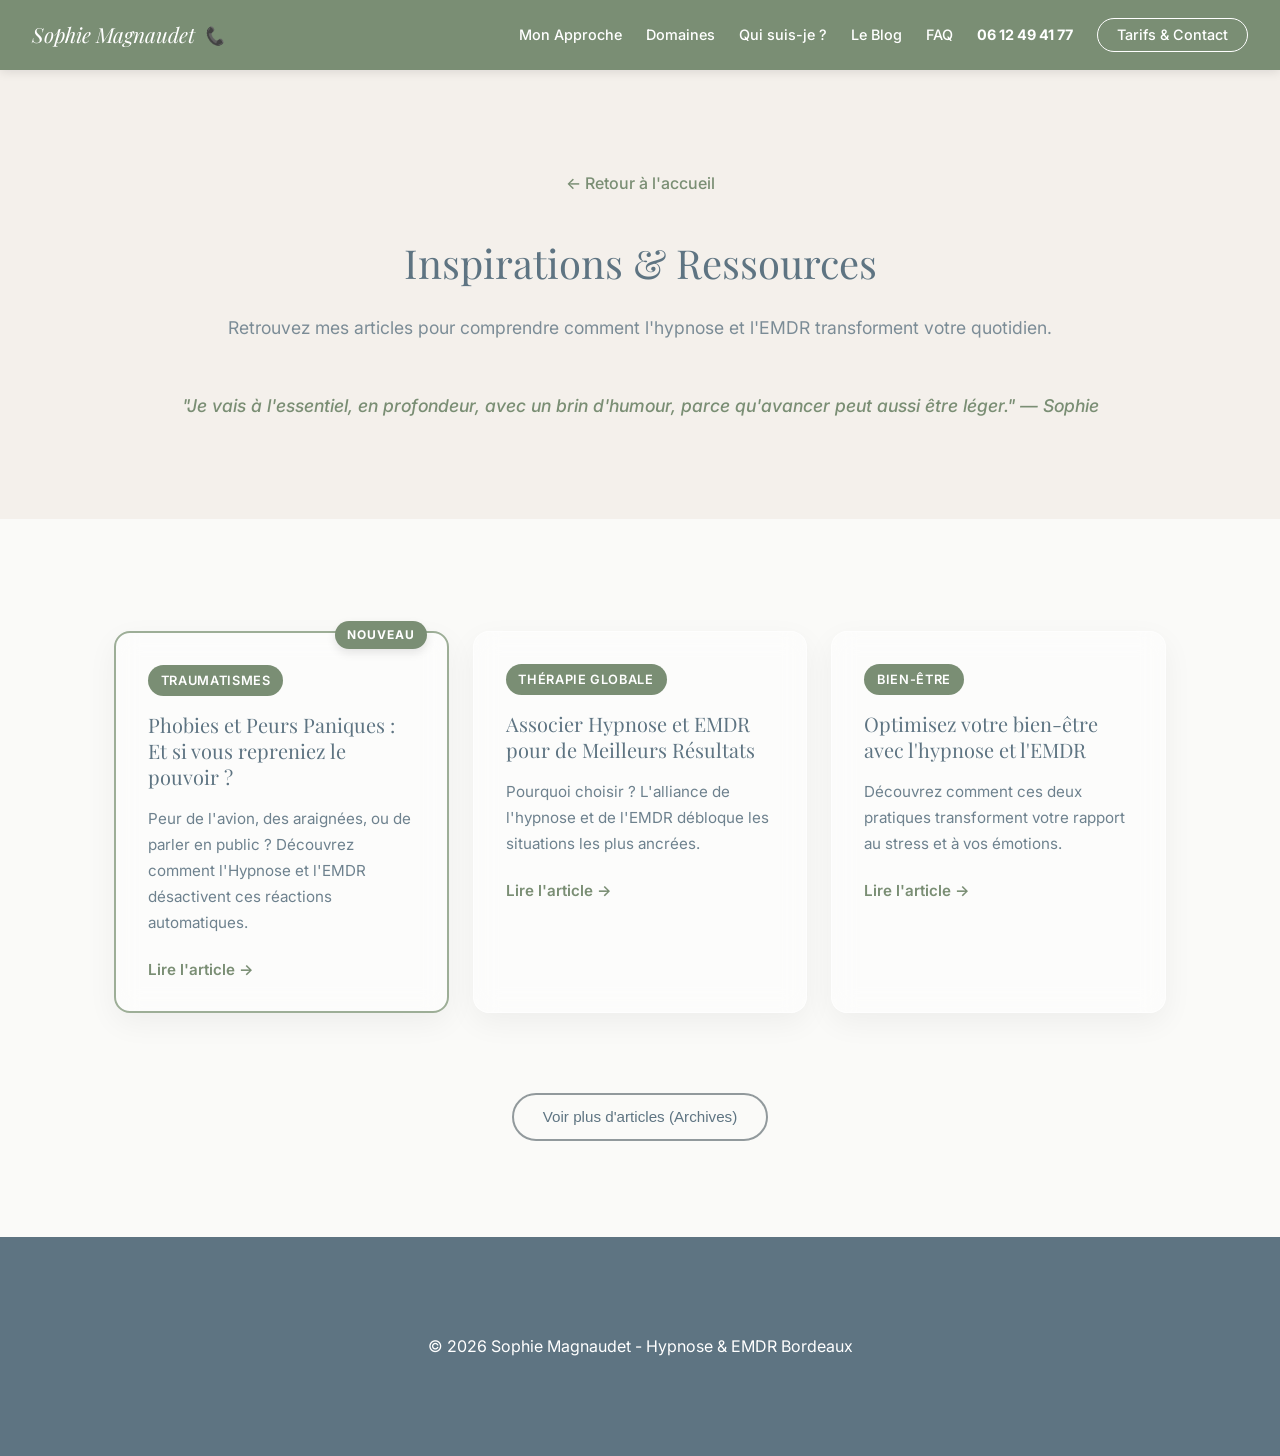
<file: blog.html>
<!DOCTYPE html>
<html lang="fr" prefix="og: https://ogp.me/ns#">
<head>
    <meta charset="UTF-8">
    <meta name="viewport" content="width=device-width, initial-scale=1.0">

    <!-- ✅ SEO : Robots -->
    <meta name="robots" content="index, follow">

    <!-- ✅ SEO : Title & Meta Description -->
    <title>Blog Inspirations & Ressources | Sophie Magnaudet — Hypnose & EMDR Bordeaux</title>
    <meta name="description" content="Découvrez tous les articles de Sophie Magnaudet sur l'hypnose, l'EMDR et le bien-être à Bordeaux. Ressources pour surmonter le stress, les traumatismes et les blocages.">
    
    <link rel="canonical" href="https://www.hypnose-emdr-bordeaux.com/blog.html">

    <!-- Polices Google -->
    <link rel="preconnect" href="https://fonts.googleapis.com">
    <link rel="preconnect" href="https://fonts.gstatic.com" crossorigin>
    <link href="https://fonts.googleapis.com/css2?family=Inter:wght@400;500&family=Playfair+Display:ital,wght@0,400;0,600;1,400&display=swap" rel="stylesheet">

    <link rel="stylesheet" href="./styles.css">
    <style>
        .blog-header {
            padding: 100px 0 50px;
            background-color: var(--color-background);
            text-align: center;
        }
        .back-home {
            margin-bottom: 2rem;
            display: inline-block;
            color: var(--color-primary-dark);
            text-decoration: none;
            font-weight: 500;
        }
        .back-home:hover {
            text-decoration: underline;
        }
    </style>
</head>
<body>

    <!-- NAVIGATION -->
    <nav class="navbar" role="navigation" aria-label="Navigation principale">
        <div class="nav-brand">
            <a href="index.html" style="color: white; text-decoration: none;">Sophie Magnaudet</a>
            <a href="tel:0612494177" class="nav-mobile-tel" aria-label="Appeler">📞</a>
        </div>
        <a href="index.html#tarifs" class="nav-mobile-contact">Contact</a>
        <button class="hamburger" id="hamburger-btn" aria-label="Ouvrir le menu" aria-expanded="false">
            <span></span><span></span><span></span>
        </button>
        <ul class="nav-links" id="nav-menu">
            <li><a href="index.html#approche">Mon Approche</a></li>
            <li><a href="index.html#domaines">Domaines</a></li>
            <li><a href="index.html#qui-suis-je">Qui suis-je ?</a></li>
            <li><a href="#blog">Le Blog</a></li>
            <li><a href="index.html#faq">FAQ</a></li>
            <li><a href="tel:0612494177" class="nav-tel">06 12 49 41 77</a></li>
            <li><a href="index.html#tarifs" class="nav-btn">Tarifs & Contact</a></li>
        </ul>
    </nav>

    <header class="blog-header">
        <div class="container">
            <a href="index.html" class="back-home">← Retour à l'accueil</a>
            <h1 class="section-title">Inspirations & Ressources</h1>
            <p class="section-subtitle">Retrouvez mes articles pour comprendre comment l'hypnose et l'EMDR transforment votre quotidien.</p>
            <div class="text-center" style="margin-bottom: 3rem;">
                <p class="glass-author" style="font-size: 1.1rem; font-style: italic;">"Je vais à l'essentiel, en profondeur, avec un brin d'humour, parce qu'avancer peut aussi être léger." — Sophie</p>
            </div>
        </div>
    </header>

    <!-- SECTION BLOG COMPLÈTE -->
    <section id="blog" class="section bg-light">
        <div class="container">
            <div class="blog-grid" id                <!-- Article 6 (Nouveau: Phobies) -->
                <article class="blog-card glass-card is-new">
                    <div class="new-badge">Nouveau</div>
                    <span class="blog-tag" style="background-color: var(--color-primary-dark);">Traumatismes</span>
                    <h3>Phobies et Peurs Paniques : Et si vous repreniez le pouvoir ?</h3>
                    <p>Peur de l'avion, des araignées, ou de parler en public ? Découvrez comment l'Hypnose et l'EMDR désactivent ces réactions automatiques.</p>
                    <div class="inline-article" id="art-6" style="display:none">
                        <div class="inline-article-body">
                            <p>Une phobie, c'est comme une alarme incendie qui se déclenche alors qu'il n'y a pas de feu. Votre cerveau "beugue" et envoie un signal de survie face à une situation qui n'est pas réellement dangereuse.</p>
                            <h4>Pourquoi ça ne part pas tout seul ?</h4>
                            <p>Parce que la phobie est logée dans votre cerveau émotionnel (limbique). Vous avez beau vous dire rationnellement que "l'avion est le moyen de transport le plus sûr", votre corps, lui, hurle le contraire.</p>
                            <h4>L'Hypnose et l'EMDR : Le duo gagnant</h4>
                            <p><strong>1. L'EMDR pour désensibiliser le souvenir source</strong><br>Souvent, une phobie est liée à un évènement passé mal "digéré". L'EMDR permet de retraiter cette information pour que le cerveau comprenne que le danger est terminé.</p>
                            <p><strong>2. L'Hypnose pour reprogrammer la réaction</strong><br>En état d'hypnose, nous apprenons à votre inconscient à rester calme et en sécurité dans les situations qui posaient problème.</p>
                            <p>Changer est possible, et souvent bien plus rapide qu'on ne l'imagine.</p>
                        </div>
                        <button class="read-more-btn" onclick="toggleInline('art-6', this)">Refermer ↑</button>
                    </div>
                    <button onclick="toggleInline('art-6', this)" class="read-more-btn">Lire l'article →</button>
                </article>

                <!-- Article 3 (Associer Hypnose/EMDR) -->
                <article class="blog-card glass-card">
                    <span class="blog-tag" style="background-color: var(--color-primary-dark);">Thérapie Globale</span>
                    <h3>Associer Hypnose et EMDR pour de Meilleurs Résultats</h3>
                    <p>Pourquoi choisir ? L'alliance de l'hypnose et de l'EMDR débloque les situations les plus ancrées.</p>
                    <div class="inline-article" id="art-3" style="display:none">
                        <div class="inline-article-body">
                            <p>L'hypnose prépare l'esprit, installe la sécurité et l'EMDR traite le traumatisme ou le blocage en profondeur. C'est un combo puissant pour un changement durable.</p>
                        </div>
                        <button class="read-more-btn" onclick="toggleInline('art-3', this)">Refermer ↑</button>
                    </div>
                    <button onclick="toggleInline('art-3', this)" class="read-more-btn">Lire l'article →</button>
                </article>

                <!-- Article 4 (Bien-être) -->
                <article class="blog-card glass-card">
                    <span class="blog-tag" style="background-color: var(--color-primary-dark);">Bien-être</span>
                    <h3>Optimisez votre bien-être avec l'hypnose et l'EMDR</h3>
                    <p>Découvrez comment ces deux pratiques transforment votre rapport au stress et à vos émotions.</p>
                    <div class="inline-article" id="art-4" style="display:none">
                        <div class="inline-article-body">
                            <p>Réduction du stress, sommeil amélioré, confiance en soi... l'accompagnement par l'hypnose et l'EMDR offre des bénéfices concrets dès les premières séances.</p>
                        </div>
                        <button class="read-more-btn" onclick="toggleInline('art-4', this)">Refermer ↑</button>
                    </div>
                    <button onclick="toggleInline('art-4', this)" class="read-more-btn">Lire l'article →</button>
                </article>

            </div>

            <!-- SECTION ARCHIVES -->
            <div class="archive-section text-center" style="margin-top: 4rem;">
                <button id="toggle-archive-btn" class="btn btn-outline">Voir plus d'articles (Archives)</button>
                
                <div id="archives-container" style="display: none; margin-top: 3rem;">
                    <div class="blog-grid">
                        <!-- Article 5 (Grignotage) -->
                        <article class="blog-card glass-card">
                            <span class="blog-tag" style="background-color: var(--color-primary-dark);">Comportements</span>
                            <h3>Grignotage : Et si cet été, vous lâchiez enfin vos automatismes ?</h3>
                            <p>Le soleil pointe son nez à Bordeaux... Et si on traitait la source de l'envie plutôt que le contenu de l'assiette ?</p>
                            <div class="inline-article" id="art-5" style="display:none">
                                <div class="inline-article-body">
                                    <p>Le grignotage, c’est souvent un « doudou » émotionnel. On se tourne vers le sucre or le gras parce qu’ils agissent comme un réconfort immédiat.</p>
                                    <p>L'EMDR et l'Hypnose permettent de « dé-cliquer » ce mécanisme en retravaillant le besoin à la source.</p>
                                    <h4>3 astuces pour commencer :</h4>
                                    <ul>
                                        <li><strong>La pause de 5 minutes :</strong> Attendez que l'orage passe.</li>
                                        <li><strong>Identifiez le besoin :</strong> Faim or émotion ?</li>
                                        <li><strong>Changez d'air :</strong> Rompez le rituel !</li>
                                    </ul>
                                </div>
                                <button class="read-more-btn" onclick="toggleInline('art-5', this)">Refermer ↑</button>
                            </div>
                            <button onclick="toggleInline('art-5', this)" class="read-more-btn">Lire l'article →</button>
                        </article>

                        <!-- Article 2 -->
                        <article class="blog-card glass-card">
                            <span class="blog-tag" style="background-color: var(--color-primary-dark);">Traumatismes</span>
                            <h3>Thérapie brève EMDR à Bordeaux : Une solution rapide</h3>
                            <p>L'EMDR est une technique efficace pour cibler et désactiver les charges émotionnelles lourdes.</p>
                            <div class="inline-article" id="art-2" style="display:none">
                                <div class="inline-article-body">
                                    <p>L'EMDR utilise la stimulation bilatérale du cerveau pour traiter les traumatismes passés qui impactent votre présent.</p>
                                </div>
                                <button class="read-more-btn" onclick="toggleInline('art-2', this)">Refermer ↑</button>
                            </div>
                            <button onclick="toggleInline('art-2', this)" class="read-more-btn">Lire l'article →</button>
                        </article>

                        <!-- Article 1 -->
                        <article class="blog-card glass-card">
                            <span class="blog-tag" style="background-color: var(--color-primary-dark);">Maternité</span>
                            <h3>Découvrez l'Hypno-naissance pour un Accouchement Serein</h3>
                            <p>L'hypno-naissance est une méthode douce qui permet à la future maman de gérer la douleur et d'accueillir son bébé dans la confiance.</p>
                            <div class="inline-article" id="art-1" style="display:none">
                                <div class="inline-article-body">
                                    <p>Il s'agit d'un état de relaxation profonde où le corps et l'esprit sont apaisés pour vivre une naissance sereine.</p>
                                </div>
                                <button class="read-more-btn" onclick="toggleInline('art-1', this)">Refermer ↑</button>
                            </div>
                            <button onclick="toggleInline('art-1', this)" class="read-more-btn">Lire l'article →</button>
                        </article>
                    </div>
                </div>
            </div>
        </div>
    </section>

    <footer class="section footer-section">
        <div class="container text-center">
            <p>© 2026 Sophie Magnaudet - Hypnose & EMDR Bordeaux</p>
        </div>
    </footer>

    <script>
        // Menu Hamburger
        const hamburgerBtn = document.getElementById('hamburger-btn');
        const navMenu = document.getElementById('nav-menu');
        hamburgerBtn.addEventListener('click', () => {
            const expanded = hamburgerBtn.getAttribute('aria-expanded') === 'true';
            hamburgerBtn.setAttribute('aria-expanded', !expanded);
            navMenu.classList.toggle('active');
        });

        // Toggle Archives
        const toggleArchiveBtn = document.getElementById('toggle-archive-btn');
        const archivesContainer = document.getElementById('archives-container');
        if (toggleArchiveBtn) {
            toggleArchiveBtn.addEventListener('click', () => {
                if (archivesContainer.style.display === 'none') {
                    archivesContainer.style.display = 'block';
                    toggleArchiveBtn.innerText = 'Masquer les archives ↑';
                } else {
                    archivesContainer.style.display = 'none';
                    toggleArchiveBtn.innerText = 'Voir plus d\'articles (Archives)';
                }
            });
        }

        // Toggle articles
        function toggleInline(id, btn) {
            const art = document.getElementById(id);
            if (art.style.display === 'none' || art.style.display === '') {
                art.style.display = 'block';
                btn.innerText = 'Refermer ↑';
            } else {
                art.style.display = 'none';
                btn.innerText = 'Lire l\'article →';
                // Scroll back to card if needed
                btn.closest('.blog-card').scrollIntoView({ behavior: 'smooth', block: 'start' });
            }
        }
    </script>
</body>
</html>
</file>
<file: styles.css>
/* =========================================
   Design System â€” Hypnose & EMDR Bordeaux
   Sophie Magnaudet | Premium & ThÃ©rapeutique
   ========================================= */
:root {
    --color-primary: #9DAE97;
    --color-primary-dark: #7A8E74;
    --color-background: #F4F0EB;
    --color-bg-light: #FAFAF8;
    --color-text: #5E7482;
    --color-white: #FFFFFF;
    --color-glass-bg: rgba(255, 255, 255, 0.45);
    --color-glass-border: rgba(255, 255, 255, 0.6);
    --nav-height: 70px;
}

* { margin: 0; padding: 0; box-sizing: border-box; }

html { 
    scroll-behavior: smooth; 
}

/* Offset pour les ancres avec le menu fixe */
section, footer, [id] {
    scroll-margin-top: 80px;
}

body {
    font-family: 'Inter', sans-serif;
    color: var(--color-text);
    background-color: var(--color-white);
    line-height: 1.7;
}

h1, h2, h3 { font-family: 'Playfair Display', serif; font-weight: 400; }
img { max-width: 100%; height: auto; display: block; }

.text-center { text-align: center; }
.bg-light { background-color: var(--color-bg-light); }

/* =======================================
   CONTENEURS & SECTIONS
   ======================================= */
.container {
    max-width: 1100px;
    margin: 0 auto;
    padding: 0 1.5rem;
}

.section { padding: 6rem 0; }

.section-title {
    font-size: clamp(1.8rem, 4vw, 2.5rem); /* Responsive sans media query */
    text-align: center;
    margin-bottom: 3rem;
    color: var(--color-text);
}

.section-subtitle {
    text-align: center;
    font-size: 1.1rem;
    margin-top: -2rem;
    margin-bottom: 3rem;
    opacity: 0.8;
}

/* =======================================
   TOP BAR (Contact info prior to Navigation)
   ======================================= */
.top-bar {
    background-color: var(--color-white);
    color: var(--color-text);
    border-bottom: 1px solid rgba(43, 58, 66, 0.1);
    font-size: 0.85rem;
}

.top-bar-inner {
    display: flex;
    justify-content: space-between;
    align-items: center;
    padding: 0.5rem 1.5rem;
}

.top-bar-right {
    display: flex;
    gap: 1.5rem;
    align-items: center;
}

.top-bar a {
    color: inherit;
    text-decoration: none;
    transition: color 0.3s ease;
}

.top-bar a:hover {
    color: var(--color-primary-dark);
}

@media screen and (max-width: 768px) {
    .top-bar-inner {
        flex-direction: column;
        gap: 0.25rem;
        text-align: center;
        padding: 0.5rem 1rem;
    }
    .hide-mobile {
        display: none !important;
    }
    .top-bar-right {
        justify-content: center;
    }
}

/* =======================================
   NAVIGATION â€” avec hamburger mobile
   ======================================= */
.navbar {
    position: sticky;
    top: 0;
    left: 0;
    width: 100%;
    height: var(--nav-height);
    display: flex;
    justify-content: space-between;
    align-items: center;
    padding: 0 2rem;
    z-index: 200;
    background: var(--color-primary-dark);
    box-shadow: 0 2px 10px rgba(0,0,0,0.1);
    flex-shrink: 0;
}

.nav-brand {
    font-family: 'Playfair Display', serif;
    font-size: 1.3rem;
    font-style: italic;
    color: var(--color-white);
    text-decoration: none;
    display: flex;
    align-items: center;
    gap: 0.5rem;
}

.nav-mobile-tel {
    display: inline; /* visible everywhere */
    text-decoration: none;
    font-size: 1.1rem;
    line-height: 1;
}

.nav-mobile-contact {
    display: none; /* hidden on desktop */
}

.nav-links {
    list-style: none;
    display: flex;
    align-items: center;
    gap: 1.5rem;
}

.nav-links a {
    text-decoration: none;
    color: var(--color-white);
    font-weight: 500;
    font-size: 0.9rem;
    transition: opacity 0.3s;
    white-space: nowrap;
}

.nav-links a:hover { opacity: 0.8; }

.nav-tel {
    font-weight: 700 !important;
}

.nav-btn {
    border: 1px solid var(--color-white);
    padding: 0.45rem 1.2rem;
    border-radius: 20px;
}

/* Bouton hamburger */
.hamburger {
    display: none;
    flex-direction: column;
    justify-content: center;
    gap: 5px;
    width: 40px;
    height: 40px;
    background: none;
    border: none;
    cursor: pointer;
    padding: 4px;
    z-index: 300;
}

.hamburger span {
    display: block;
    width: 100%;
    height: 2px;
    background-color: var(--color-white);
    border-radius: 2px;
    transition: all 0.3s ease;
}

/* =======================================
   HERO SECTION
   ======================================= */
.hero-section {
    position: relative;
    min-height: 700px;
    height: auto;
    display: flex;
    align-items: center;
    justify-content: center;
    background: url('https://images.unsplash.com/photo-1441974231531-c6227db76b6e?q=60&w=1280&auto=format&fit=crop') no-repeat center top / cover;
    overflow: hidden;
}

.hero-overlay {
    position: absolute;
    inset: 0;
    /* Overlay solide sans blur pour meilleures performances */
    background: linear-gradient(135deg, rgba(255, 255, 255, 0.95) 0%, rgba(255, 255, 255, 0.80) 100%);
    z-index: 1;
}

.hero-content {
    position: relative;
    z-index: 2;
    text-align: center;
    max-width: 820px;
    width: 100%;
    padding: 2rem 1.5rem;
    margin-top: 0;
}

/* Split layout: text + photo */
.hero-content-split {
    max-width: 1100px;
    display: flex;
    align-items: center;
    gap: 4rem;
    text-align: left;
}

.hero-text {
    flex: 1;
    min-width: 0;
}

.hero-text .glass-card {
    max-width: 100%;
    margin: 0;
}

.hero-text .cta-container {
    justify-content: flex-start;
}

.hero-photo-wrapper {
    flex-shrink: 0;
    display: flex;
    align-items: center;
    justify-content: center;
}

.hero-photo {
    width: 280px;
    height: auto;
    object-fit: contain;
    border-radius: 12px;
    border: 3px solid var(--color-glass-border);
    box-shadow: 0 20px 60px rgba(0, 0, 0, 0.15);
}


.hero-title {
    font-size: clamp(1.6rem, 3vw, 2.5rem);
    color: var(--color-text);
    margin-bottom: 1rem;
    line-height: 1.3;
    text-shadow: 0 4px 15px rgba(255, 255, 255, 0.9);
}

.hero-main-keyword {
    display: block;
    font-size: clamp(2.2rem, 5vw, 4rem);
    font-family: 'Playfair Display', serif;
    font-weight: 600;
    color: var(--color-primary-dark);
    margin-bottom: 0.5rem;
    line-height: 1.1;
}

.hero-title .highlight {
    font-style: italic;
    color: var(--color-primary-dark);
}

.hero-subtitle {
    font-size: clamp(1rem, 2.5vw, 1.15rem);
    margin-bottom: 2rem;
    font-weight: 400;
    color: var(--color-text);
    text-shadow: 0 2px 10px rgba(255, 255, 255, 0.8);
}

/* =======================================
   EXPERTISES
   ======================================= */
.expertises-section {
    background-color: var(--color-white);
    padding-top: 4rem;
    padding-bottom: 2rem;
}

.expertise-grid {
    display: grid;
    grid-template-columns: repeat(auto-fit, minmax(320px, 1fr));
    gap: 2.5rem;
    max-width: 900px;
    margin: 0 auto;
}

.expertise-card {
    display: flex;
    flex-direction: column;
    align-items: center;
    text-align: center;
    padding: 3rem 2rem;
    border: 2px solid transparent;
    transition: transform 0.4s ease, box-shadow 0.4s ease, border-color 0.4s ease;
}

.expertise-card:hover {
    transform: translateY(-10px);
    box-shadow: 0 15px 40px rgba(0, 0, 0, 0.08);
    border-color: var(--color-primary);
}

.expertise-icon {
    font-size: 3.5rem;
    margin-bottom: 1.5rem;
}

.expertise-card h3 {
    font-size: 1.8rem;
    color: var(--color-primary-dark);
    margin-bottom: 1rem;
}

.expertise-card p {
    font-size: 1.1rem;
    margin-bottom: 2rem;
    flex-grow: 1;
}

.expertise-btn {
    width: 100%;
    max-width: 200px;
}

/* =======================================
   GLASSMORPHISM CARDS
   ======================================= */
.glass-card {
    background: var(--color-glass-bg);
    border: 1px solid var(--color-glass-border);
    backdrop-filter: blur(12px);
    -webkit-backdrop-filter: blur(12px);
    border-radius: 16px;
    padding: 2rem;
    box-shadow: 0 10px 30px rgba(0, 0, 0, 0.05);
}

.hero-content .glass-card {
    max-width: 620px;
    margin: 0 auto;
}

.glass-text {
    font-size: 1.2rem;
    font-style: italic;
    margin-bottom: 1.5rem;
}

.glass-author {
    font-size: 0.85rem;
    font-weight: 500;
    display: block;
    margin-top: 0.5rem;
    color: var(--color-primary-dark);
    font-style: normal;
}

/* =======================================
   BOUTONS & CTA
   ======================================= */
.cta-container {
    display: flex;
    gap: 1rem;
    justify-content: center;
    margin-top: 1.5rem;
    flex-wrap: wrap;
}

.btn {
    text-decoration: none;
    padding: 0.85rem 1.8rem;
    border-radius: 30px;
    font-weight: 500;
    font-size: 0.95rem;
    transition: all 0.3s ease;
    display: inline-block;
}

.btn-primary {
    background-color: var(--color-primary);
    color: var(--color-white);
    border: 2px solid var(--color-primary);
    box-shadow: 0 4px 15px rgba(157, 174, 151, 0.4);
}

.btn-primary:hover {
    background-color: var(--color-primary-dark);
    border-color: var(--color-primary-dark);
    transform: translateY(-2px);
}

.btn-outline {
    background-color: transparent;
    color: var(--color-text);
    border: 2px solid rgba(43, 58, 66, 0.5);
}

.btn-outline:hover {
    background-color: var(--color-text);
    color: var(--color-white);
}

/* =======================================
   GRILLES
   ======================================= */
.grid-2 {
    display: grid;
    grid-template-columns: 1fr 1fr;
    gap: 3rem;
    align-items: center;
}

.approach-text p { margin-bottom: 1.2rem; font-size: 1.05rem; }

.card-grid {
    display: grid;
    grid-template-columns: repeat(auto-fit, minmax(280px, 1fr));
    gap: 1.5rem;
}

/* Plongeon dans l'Inconscient (CÃ´tÃ© Psycho) */
#domaines {
    background-color: var(--color-text);
    color: var(--color-white);
    position: relative;
    overflow: hidden;
}

#domaines::before {
    content: '';
    position: absolute;
    top: -50%; left: -50%; width: 200%; height: 200%;
    background: radial-gradient(circle, rgba(157, 174, 151, 0.07) 0%, transparent 50%),
                radial-gradient(circle, rgba(122, 142, 116, 0.03) 0%, transparent 40%);
    background-position: 0 0, 30% 30%;
    pointer-events: none;
    z-index: 0;
}

#domaines .container { position: relative; z-index: 1; }

#domaines .section-title,
#domaines .section-subtitle {
    color: var(--color-white);
}

#domaines .glass-card {
    background: rgba(255, 255, 255, 0.05);
    border: 1px solid rgba(255, 255, 255, 0.1);
    box-shadow: 0 4px 30px rgba(0, 0, 0, 0.3);
    backdrop-filter: blur(8px);
}

.domain-card h3 {
    font-size: 1.3rem;
    margin-bottom: 0.8rem;
    color: var(--color-primary-dark);
}

#domaines .domain-card h3 {
    color: var(--color-primary);
}

/* =======================================
   CARNET DE VOYAGE (Qui suis-je)
   ======================================= */
.diary-card {
    max-width: 750px;
    margin: 0 auto;
    padding: 3rem;
    background-color: var(--color-white);
    background-image: linear-gradient(rgba(157, 174, 151, 0.07) 1px, transparent 1px);
    background-size: 100% 2.5rem;
    border-radius: 8px;
    box-shadow: 2px 4px 20px rgba(0, 0, 0, 0.07);
}

.diary-text {
    font-family: 'Playfair Display', serif;
    font-size: 1.1rem;
    line-height: 2.5rem;
    color: var(--color-text);
    margin-bottom: 0.5rem;
}

.italic-text { font-style: italic; color: var(--color-primary-dark); }

.diary-signature {
    display: flex;
    align-items: center;
    justify-content: flex-end;
    gap: 1rem;
    margin-top: 2.5rem;
    font-family: 'Playfair Display', serif;
    font-style: italic;
    color: var(--color-primary-dark);
    font-size: 1.1rem;
}

.diary-signature img {
    width: 60px;
    height: auto;
    border-radius: 6px;
    object-fit: contain;
    border: 2px solid var(--color-primary);
    flex-shrink: 0;
}

/* =======================================
   LE BLOG
   ======================================= */
.blog-grid {
    display: grid;
    grid-template-columns: repeat(auto-fit, minmax(280px, 1fr));
    gap: 1.5rem;
    padding: 1rem 0;
}

.blog-card {
    display: flex;
    flex-direction: column;
    padding: 2rem;
    transition: transform 0.3s ease, box-shadow 0.3s ease;
}

.blog-card:hover {
    transform: translateY(-5px);
    box-shadow: 0 12px 30px rgba(0, 0, 0, 0.08);
    border-color: var(--color-primary);
}

.blog-tag {
    display: inline-block;
    align-self: flex-start;
    padding: 0.3rem 0.8rem;
    background-color: var(--color-primary);
    color: var(--color-white);
    border-radius: 20px;
    font-size: 0.8rem;
    font-weight: 600;
    margin-bottom: 1rem;
    text-transform: uppercase;
    letter-spacing: 0.05em;
}

.blog-card h3 {
    font-size: 1.25rem;
    margin-bottom: 1rem;
    color: var(--color-text);
    line-height: 1.3;
}

.blog-card p {
    font-size: 0.95rem;
    opacity: 0.9;
}

.read-more-btn {
    background: none;
    border: none;
    color: var(--color-primary-dark);
    font-weight: 600;
    font-size: 0.95rem;
    cursor: pointer;
    text-align: left;
    margin-top: 1.5rem;
    padding: 0;
    display: inline-flex;
    align-items: center;
    gap: 0.5rem;
    transition: color 0.3s, transform 0.3s;
    font-family: 'Inter', sans-serif;
    outline: none;
}

.read-more-btn:hover, .read-more-btn:focus {
    color: var(--color-text);
}

.read-more-btn span {
    transition: transform 0.3s ease;
}

.read-more-btn:hover span, .read-more-btn:focus span {
    transform: translateX(5px);
}

/* =======================================
   FAQ
   ======================================= */
.faq-list {
    display: flex;
    flex-direction: column;
    gap: 1.2rem;
    max-width: 780px;
    margin: 0 auto;
}

.faq-q {
    font-size: 1.1rem;
    margin-bottom: 0.6rem;
    color: var(--color-text);
    font-family: 'Inter', sans-serif;
    font-weight: 600;
}

/* =======================================
   FOOTER & CONTACT
   ======================================= */
.footer-section {
    background-color: var(--color-text);
    color: var(--color-white);
}

.footer-section .section-title,
.footer-section h3 {
    color: var(--color-white);
}

.tarif-box {
    max-width: 480px;
    margin: 0 auto 3rem auto;
    background: rgba(255, 255, 255, 0.08);
    border-color: rgba(255, 255, 255, 0.2);
}

.tarif-price {
    font-family: 'Playfair Display', serif;
    font-size: 2.8rem;
    color: var(--color-primary);
    margin-bottom: 0.5rem;
}

.tarif-note { font-size: 0.9rem; opacity: 0.7; margin-top: 0.8rem; }

.contact-cards {
    display: flex;
    justify-content: center;
    gap: 2rem;
    margin: 2rem auto;
    flex-wrap: wrap;
}

.contact-action-card {
    text-decoration: none;
    color: var(--color-white);
    padding: 2rem;
    min-width: 260px;
    max-width: 300px;
    text-align: center;
    background: rgba(255, 255, 255, 0.08);
    border-color: rgba(255, 255, 255, 0.2);
    transition: all 0.3s ease;
    flex: 1;
}

.contact-action-card:hover {
    transform: translateY(-5px);
    background: rgba(255, 255, 255, 0.15);
}

.contact-action-card h3 {
    margin: 0.8rem 0 0.5rem;
    font-size: 1.3rem;
    color: var(--color-white);
}

.contact-icon svg {
    color: var(--color-white);
    fill: none;
    width: 24px;
    height: 24px;
}

.contact-hl {
    color: var(--color-primary);
    font-weight: 600;
    font-size: 1.05rem;
    display: block;
    margin-top: 0.3rem;
}

.footer-address {
    font-style: normal;
    margin-top: 2rem;
    font-size: 1rem;
    opacity: 0.8;
}

.footer-copy {
    margin-top: 3rem;
    font-size: 0.8rem;
    opacity: 0.4;
}

/* =======================================
   ARTICLES INLINE â€” Compatible iFrame Wix
   (remplace la modal non-fonctionnelle dans les iFrames)
   ======================================= */
.inline-article {
    border-top: 2px solid var(--color-primary);
    margin-top: 1.5rem;
    padding-top: 1.5rem;
    animation: fadeInDown 0.3s ease;
}

@keyframes fadeInDown {
    from { opacity: 0; transform: translateY(-10px); }
    to   { opacity: 1; transform: translateY(0); }
}

.inline-article-body h4 {
    font-family: 'Playfair Display', serif;
    font-size: 1.2rem;
    color: var(--color-primary-dark);
    margin-bottom: 0.8rem;
    margin-top: 1.2rem;
}

.inline-article-body h4:first-child {
    margin-top: 0;
}

.inline-article-body p {
    margin-bottom: 1rem;
    line-height: 1.7;
    font-size: 0.97rem;
    color: var(--color-text);
}

.inline-article-body ul {
    padding-left: 1.2rem;
    margin-bottom: 1rem;
}

.inline-article-body li {
    margin-bottom: 0.5rem;
    line-height: 1.6;
    font-size: 0.95rem;
}




/* =======================================
   ANIMATIONS
   ======================================= */
@keyframes fadeIn {
    from { opacity: 0; transform: translateY(20px); }
    to   { opacity: 1; transform: translateY(0); }
}

/* =======================================
   CONTACT FORM
   ======================================= */
.contact-form-container {
    max-width: 600px;
    margin: 3rem auto;
    padding: 2.5rem 2rem;
    background: rgba(255, 255, 255, 0.05);
    border: 1px solid rgba(255, 255, 255, 0.15);
    text-align: left;
    border-radius: 12px;
}

.contact-form-container h3 {
    text-align: center;
    color: var(--color-white);
    font-size: 1.8rem;
    margin-bottom: 0.5rem;
}

.contact-form-subtitle {
    text-align: center;
    color: rgba(255, 255, 255, 0.8);
    font-size: 0.95rem;
    margin-bottom: 2rem;
}

.form-group {
    margin-bottom: 1.5rem;
}

.form-group label {
    display: block;
    margin-bottom: 0.5rem;
    color: rgba(255, 255, 255, 0.9);
    font-size: 0.9rem;
    font-weight: 500;
}

.form-input {
    width: 100%;
    padding: 0.9rem 1rem;
    border: 1px solid rgba(255, 255, 255, 0.2);
    border-radius: 8px;
    background: rgba(255, 255, 255, 0.1);
    color: var(--color-white);
    font-family: 'Inter', sans-serif;
    font-size: 1rem;
    transition: border-color 0.3s, background 0.3s;
}

.form-input::placeholder {
    color: rgba(255, 255, 255, 0.5);
}

.form-input:focus {
    outline: none;
    border-color: var(--color-primary);
    background: rgba(255, 255, 255, 0.15);
}

.submit-btn {
    width: 100%;
    margin-top: 1rem;
    font-size: 1.1rem;
    padding: 1rem;
    cursor: pointer;
    background-color: var(--color-white);
    color: var(--color-text);
    border: 2px solid var(--color-background);
}

.submit-btn:hover {
    background-color: transparent;
    color: var(--color-white);
}

/* =======================================
   âœ… MOBILE â€” Responsive complet
   ======================================= */
@media screen and (max-width: 900px) {
    .navbar { padding: 0 1rem; }
    
    .nav-brand { font-size: 1.1rem; }

    /* TÃ©lÃ©phone collÃ© au nom (mobile) */
    .nav-mobile-tel {
        display: inline;
        font-size: 1rem;
    }

    /* Bouton Contact rapide */
    .nav-mobile-contact {
        background: var(--color-white);
        color: var(--color-primary-dark);
        font-weight: 600;
        padding: 0.3rem 0.8rem;
        border-radius: 12px;
        font-size: 0.85rem;
        text-decoration: none;
        margin-left: auto;
        margin-right: 15px;
    }

    /* Hero split â†’ colonne unique sur mobile */
    .hero-content-split {
        flex-direction: column;
        text-align: center;
    }
    .hero-text .cta-container { justify-content: center; }
    .hero-photo { width: 220px; height: auto; margin: 0 auto; }
    .hero-photo-wrapper { margin-top: 2rem; } /* Photo aprÃ¨s le texte sur mobile */

    /* Navigation : passe en menu hamburger */
    .hamburger { display: flex; }


    .nav-links {
        display: none;
        position: absolute;
        top: var(--nav-height);
        left: 0;
        right: 0;
        background: var(--color-primary-dark);
        flex-direction: column;
        align-items: stretch;
        gap: 0;
        padding: 1rem 0;
        border-bottom: 2px solid var(--color-primary);
        z-index: 199;
    }

    .nav-links.is-open { display: flex; }

    .nav-links li { border-bottom: 1px solid rgba(255,255,255,0.1); }

    .nav-links a {
        display: block;
        padding: 1rem 2rem;
        font-size: 1rem;
        color: var(--color-white);
    }

    .nav-btn {
        border: none;
        border-radius: 0;
        padding: 1rem 2rem;
        font-weight: 700;
        color: var(--color-white) !important;
    }

    /* Grille â†’ colonne unique */
    .grid-2 {
        grid-template-columns: 1fr;
        gap: 2rem;
    }

    /* Sections moins hautes */
    .section { padding: 4rem 0; }

    /* Hero */
    .hero-title { font-size: 2.2rem; }
    .cta-container { flex-direction: column; align-items: center; }
    .btn { width: 100%; max-width: 340px; text-align: center; }

    /* Carnet de voyage */
    .diary-card {
        padding: 2rem 1.5rem;
    }
    .diary-text { line-height: 2rem; }

    /* Cards contact â†’ On force un affichage cÃ´te Ã  cÃ´te mais compact */
    .contact-cards {
        gap: 1rem;
    }
    .contact-action-card { 
        min-width: 45%; 
        padding: 1.5rem 1rem; 
    }
    .contact-action-card h3 {
        font-size: 1.1rem;
    }
    .contact-hl {
        font-size: 0.9rem;
    }
}

@media screen and (max-width: 480px) {
    .container { padding: 0 1rem; }
    .section-title { margin-bottom: 2rem; }
    .glass-card { padding: 1.5rem; }
    .diary-card { padding: 1.5rem 1rem; }
    .tarif-box { padding: 1.5rem; }
    
    /* On resserre encore plus les cartes contacts pour les tout petits Ã©crans */
    .contact-cards { gap: 0.5rem; }
    .contact-action-card { padding: 1rem 0.5rem; }
    .contact-action-card span[aria-hidden] { font-size: 1.8rem !important; }
    .contact-hl { font-size: 0.75rem; word-break: break-word; }
}

/* =======================================
   ANIMATIONS & HIGHLIGHTS (Latest Post)
   ======================================= */
.blog-card.is-new {
    border: 2px solid var(--color-primary);
    position: relative;
    overflow: visible;
    animation: softGlow 3s infinite alternate ease-in-out;
}

.new-badge {
    position: absolute;
    top: -12px;
    right: 20px;
    background: var(--color-primary-dark);
    color: white;
    padding: 4px 12px;
    border-radius: 20px;
    font-size: 0.75rem;
    font-weight: 700;
    text-transform: uppercase;
    letter-spacing: 1px;
    box-shadow: 0 4px 10px rgba(0,0,0,0.1);
    z-index: 10;
}

@keyframes softGlow {
    from { box-shadow: 0 5px 15px rgba(0,0,0,0.05); }
    to { box-shadow: 0 5px 25px rgba(157, 174, 151, 0.3); }
}

/* =======================================
   BOUTON DE RÉSERVATION (NAVIGATION)
   ======================================= */
.nav-contact-group {
    display: flex;
    align-items: center;
    gap: 0.8rem;
    margin-left: 0.5rem;
}

.nav-rdv-btn {
    background-color: var(--color-primary);
    color: var(--color-white);
    padding: 0.4rem 1rem;
    border-radius: 20px;
    text-decoration: none;
    font-size: 0.85rem;
    font-weight: 600;
    font-family: 'Inter', sans-serif;
    font-style: normal;
    transition: all 0.3s ease;
    border: 1px solid var(--color-primary);
    white-space: nowrap;
}

.nav-rdv-btn:hover {
    background-color: transparent;
    color: var(--color-white);
}

/* Bloc d'informations de réservation (Tarifs) */
.reservation-info {
    text-align: center;
    justify-content: center;
    color: var(--color-white);
    line-height: 1.6;
}

.reservation-info strong {
    color: var(--color-primary);
}

/* Adaptation mobile pour le bouton de navigation */
@media screen and (max-width: 768px) {
    .nav-brand {
        font-size: 1.1rem;
    }
    .nav-contact-group {
        gap: 0.4rem;
    }
    .nav-rdv-btn {
        padding: 0.3rem 0.7rem;
        font-size: 0.75rem;
    }
}

@media screen and (max-width: 400px) {
    .nav-brand {
        font-size: 0.9rem;
    }
    .nav-rdv-btn {
        padding: 0.2rem 0.5rem;
        font-size: 0.65rem;
        letter-spacing: -0.5px;
    }
}

/* Custom Hero CTA Styles */
.hero-cta-group {
    justify-content: center !important;
    margin-top: 1.5rem;
}

.hero-text {
    display: flex !important;
    flex-direction: column !important;
    align-items: center !important;
    text-align: center !important;
}

.hero-text .glass-card {
    margin: 0 auto !important;
    text-align: center;
    max-width: 500px !important;
}

#cta-rdv {
    padding: 1.2rem 3rem !important;
    font-size: 1.3rem !important;
    background: linear-gradient(135deg, var(--color-primary) 0%, var(--color-primary-dark) 100%) !important;
    box-shadow: 0 12px 30px rgba(157, 174, 151, 0.4) !important;
    border-radius: 50px !important;
    border: none !important;
    transition: all 0.4s cubic-bezier(0.175, 0.885, 0.32, 1.275) !important;
}

#cta-rdv:hover {
    transform: translateY(-5px) scale(1.05) !important;
    box-shadow: 0 20px 45px rgba(157, 174, 151, 0.6) !important;
}

/* Custom Contact Section Split Layout */
.contact-section-split {
    display: grid;
    grid-template-columns: 1fr 1.2fr;
    gap: 3rem;
    max-width: 1100px;
    margin: 3rem auto;
    align-items: stretch;
}

.contact-info-panel {
    padding: 2.5rem 2rem;
    background: rgba(255, 255, 255, 0.05);
    border: 1px solid rgba(255, 255, 255, 0.15);
    border-radius: 12px;
    text-align: left;
    display: flex;
    flex-direction: column;
}

.contact-method-list {
    display: flex;
    flex-direction: column;
    gap: 1.2rem;
    flex: 1;
}

.contact-method-item {
    display: flex;
    align-items: center;
    gap: 1.2rem;
    text-decoration: none;
    color: var(--color-white);
    padding: 1.5rem;
    border-radius: 8px;
    background: rgba(255, 255, 255, 0.03);
    border: 1px solid rgba(255, 255, 255, 0.1);
    transition: all 0.3s ease;
}

.contact-method-item:hover {
    background: rgba(255, 255, 255, 0.08);
    transform: translateX(5px);
    border-color: var(--color-primary);
}

.contact-icon {
    display: flex;
    align-items: center;
    justify-content: center;
    width: 45px;
    height: 45px;
    background: rgba(255, 255, 255, 0.08);
    border-radius: 50%;
    flex-shrink: 0;
}

.contact-details {
    flex: 1;
}

.contact-details h4 {
    margin: 0 0 0.3rem 0;
    font-size: 1.15rem;
    color: var(--color-white);
    font-weight: 500;
    letter-spacing: 0.5px;
    font-family: 'Inter', sans-serif;
}

.contact-details span {
    font-size: 0.95rem;
    color: var(--color-white);
    opacity: 0.85;
    font-weight: 300;
    font-family: 'Inter', sans-serif;
}

.contact-note {
    font-size: 0.85rem;
    margin-top: 0.8rem;
    color: var(--color-white);
    font-weight: 300;
    opacity: 0.7;
    font-style: italic;
    line-height: 1.4;
}

/* Adjust form container for split layout */
.contact-section-split .contact-form-container {
    margin: 0;
    max-width: none;
    height: 100%;
}

@media screen and (max-width: 850px) {
    .contact-section-split {
        grid-template-columns: 1fr;
        gap: 2rem;
    }
}
</file>
